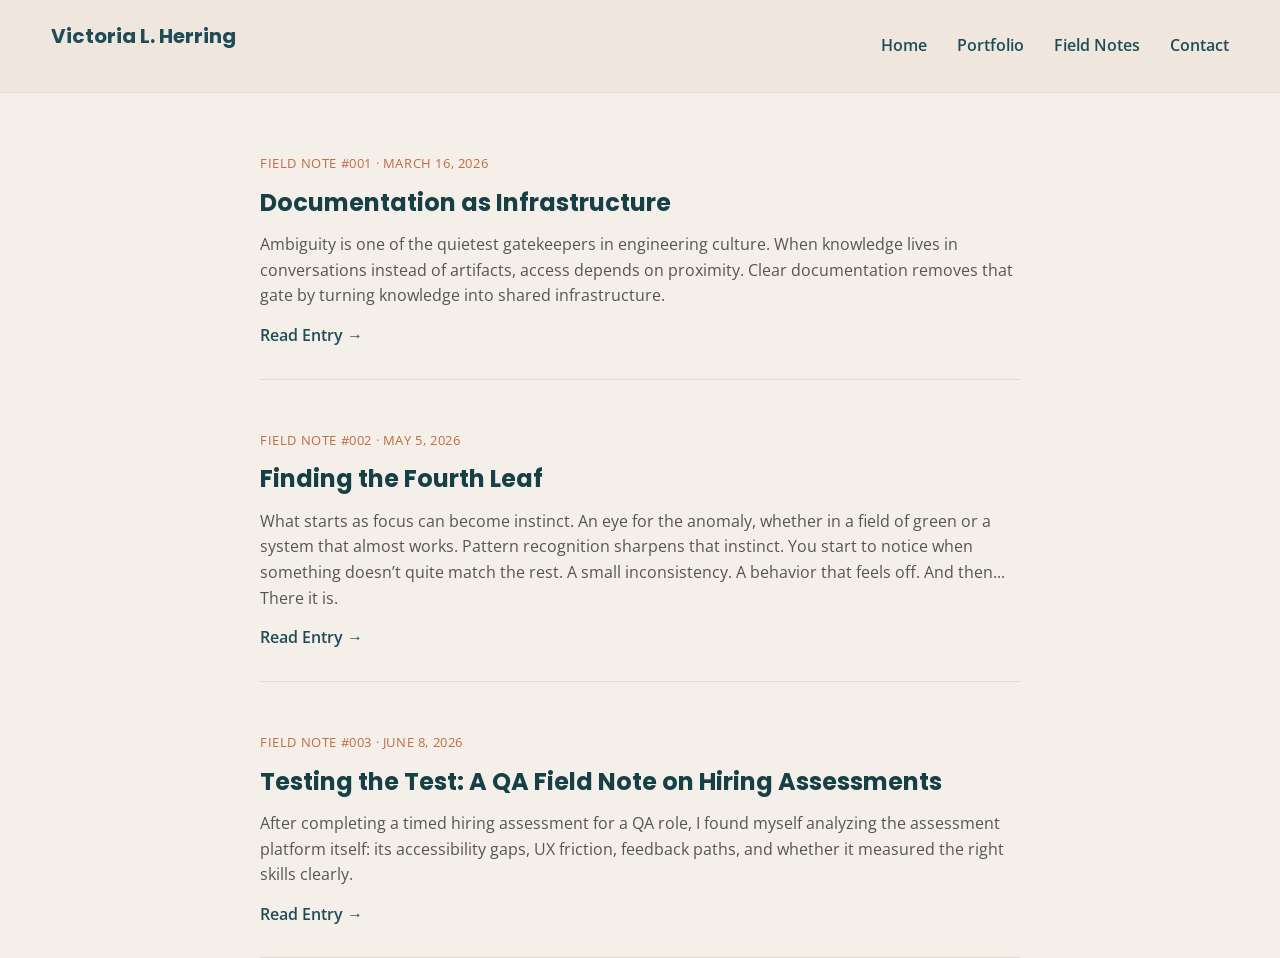
<file: blog.html>
<!DOCTYPE html>
<html lang="en">

<head>

<meta charset="UTF-8">
<meta name="viewport" content="width=device-width, initial-scale=1.0">

<title>Field Notes | Victoria L. Herring</title>

<link href="https://fonts.googleapis.com/css2?family=Poppins:wght@400;600&family=Open+Sans:wght@300;400;600&display=swap" rel="stylesheet">

<link rel="stylesheet" href="css/style.css">

</head>

<body>

<header class="main-nav">
  <nav class="container nav-flex">

    <h2 class="logo">Victoria L. Herring</h2>

    <ul class="nav-links">
      <li><a href="index.html">Home</a></li>
      <li><a href="index.html#portfolio">Portfolio</a></li>
      <li><a href="blog.html">Field Notes</a></li>
      <li><a href="index.html#contact">Contact</a></li>
    </ul>

  </nav>
</header>


<div class="field-notes">

<article class="note-entry">

<span class="note-date">Field Note #001 · March 16, 2026</span>

<h3>Documentation as Infrastructure</h3>

<p>
Ambiguity is one of the quietest gatekeepers in engineering culture.
When knowledge lives in conversations instead of artifacts, access depends on proximity.
Clear documentation removes that gate by turning knowledge into shared infrastructure.
</p>

<a href="posts/documentation-infrastructure.html">Read Entry →</a>

</article>

<article class="note-entry">

<span class="note-date">Field Note #002 · May 5, 2026</span>

<h3>Finding the Fourth Leaf</h3>

<p>
What starts as focus can become instinct. An eye for the anomaly, whether in a field of green or a system that almost works. Pattern recognition sharpens that instinct. You start to notice when something doesn’t quite match the rest. A small inconsistency. A behavior that feels off. And then...
There it is.
</p>

<a href="posts/finding-the-fourth-leaf.html">Read Entry →</a>

</article>

<article class="note-entry">

<span class="note-date">Field Note #003 · June 8, 2026</span>

<h3>Testing the Test: A QA Field Note on Hiring Assessments</h3>

<p>
After completing a timed hiring assessment for a QA role, I found myself analyzing the assessment platform itself: its accessibility gaps, UX friction, feedback paths, and whether it measured the right skills clearly.
</p>

<a href="posts/testing-the-test.html">Read Entry →</a>

</article>


</div>

</body>
</html>
</file>
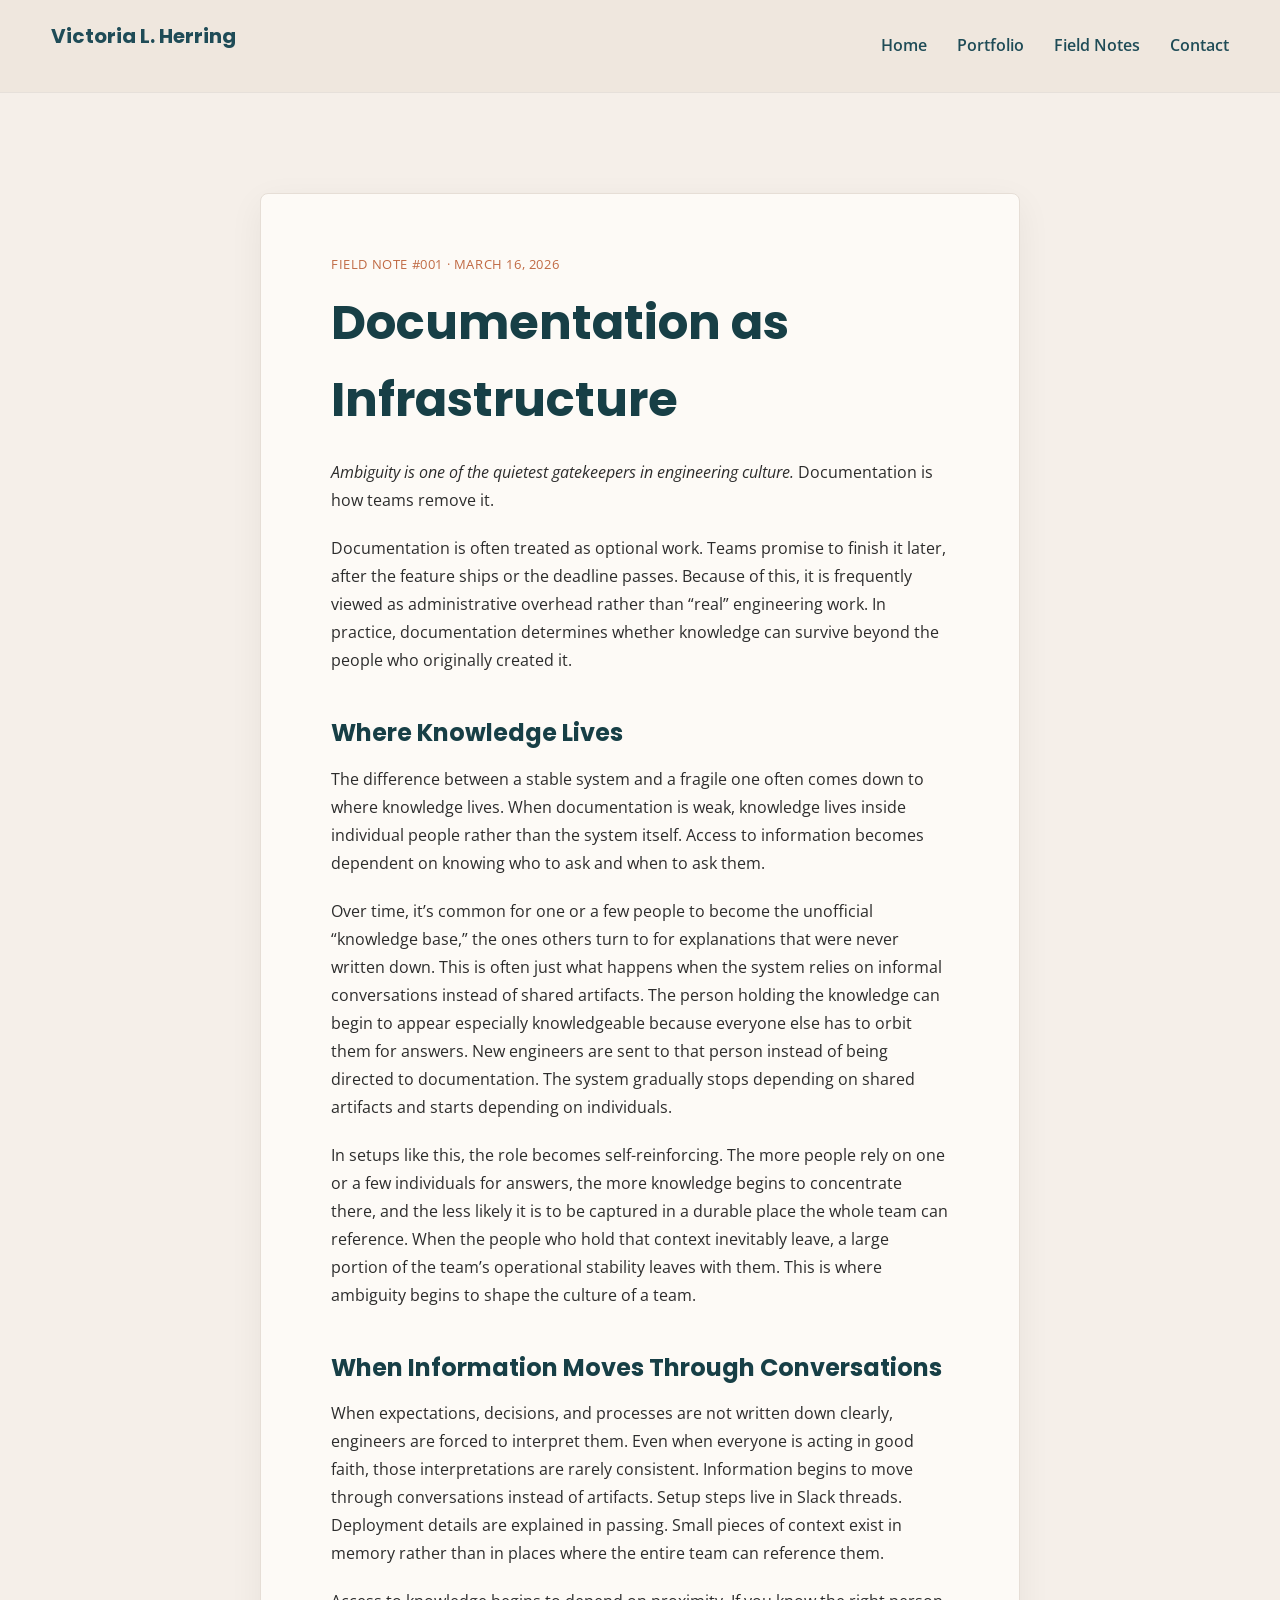
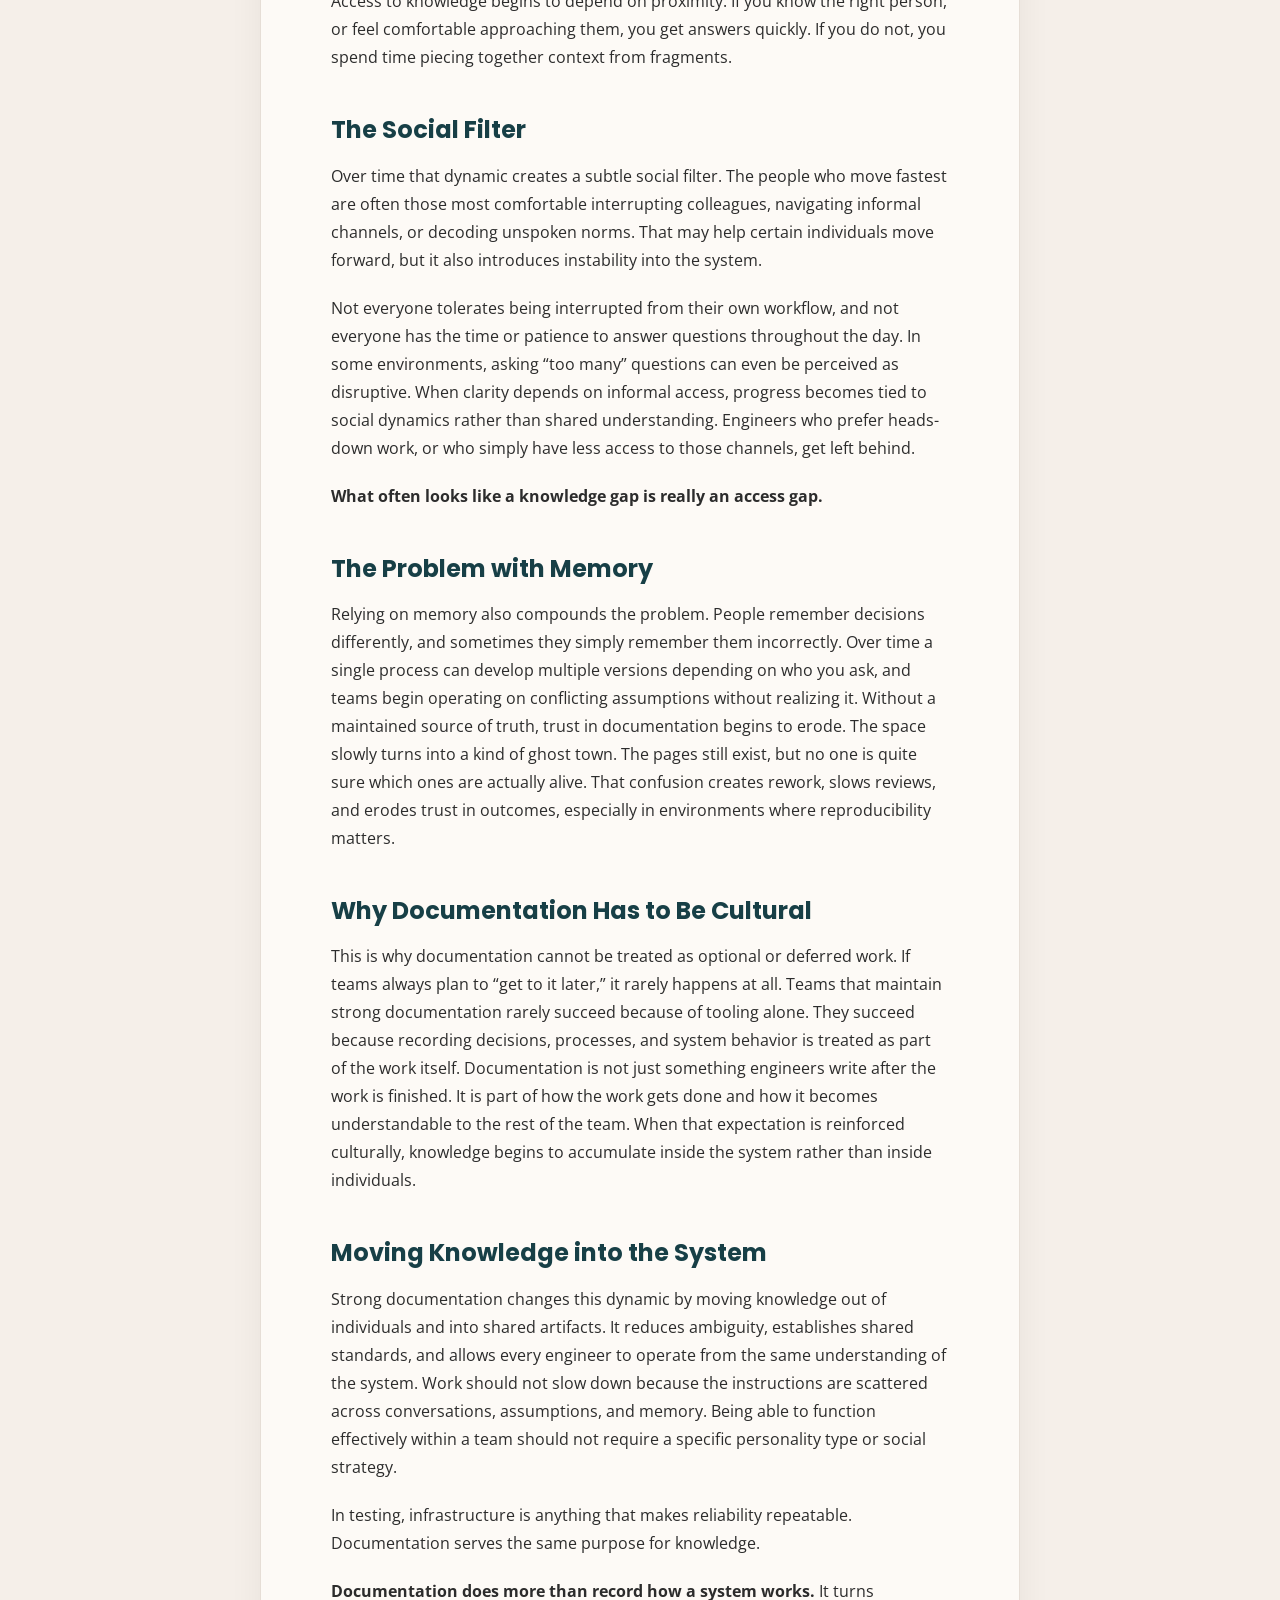
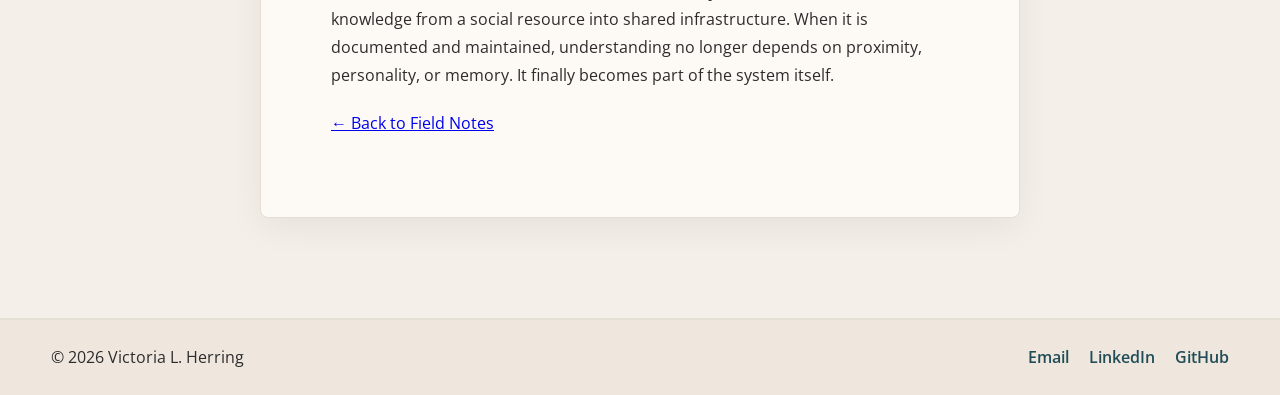
<file: posts/documentation-infrastructure.html>
<!DOCTYPE html>
<html lang="en">

<head>

<meta charset="UTF-8">
<meta name="viewport" content="width=device-width, initial-scale=1.0">

<title>Documentation as Infrastructure | Field Notes</title>

<link href="https://fonts.googleapis.com/css2?family=Poppins:wght@400;600&family=Open+Sans:wght@300;400;600&display=swap" rel="stylesheet">

<link rel="stylesheet" href="../css/style.css">

</head>

<body>

<header class="main-nav">
<nav class="container nav-flex">

<h2 class="logo">Victoria L. Herring</h2>

<ul class="nav-links">
<li><a href="../index.html">Home</a></li>
<li><a href="../index.html#portfolio">Portfolio</a></li>
<li><a href="../blog.html">Field Notes</a></li>
<li><a href="../index.html#contact">Contact</a></li>
</ul>

</nav>
</header>


<section class="article">

<div class="container article-container">

<span class="note-date">Field Note #001 · March 16, 2026</span>

<h1>Documentation as Infrastructure</h1>

<p class="article-intro">
    <em>Ambiguity is one of the quietest gatekeepers in engineering culture.</em>
    Documentation is how teams remove it.
</p>

<p>
    Documentation is often treated as optional work. Teams promise to finish 
    it later, after the feature ships or the deadline passes. Because of this, 
    it is frequently viewed as administrative overhead rather than “real” 
    engineering work. In practice, documentation determines whether knowledge 
    can survive beyond the people who originally created it.
</p>

<h2>Where Knowledge Lives</h2>

<p>
  The difference between a stable system and a fragile one often comes down to 
  where knowledge lives. When documentation is weak, knowledge lives inside 
  individual people rather than the system itself. Access to information becomes 
  dependent on knowing who to ask and when to ask them.
</p>

<p>
  Over time, it’s common for one or a few people to become the unofficial “knowledge base,” 
  the ones others turn to for explanations that were never written down. This is often 
  just what happens when the system relies on informal conversations instead of 
  shared artifacts. The person holding the knowledge can begin to appear especially 
  knowledgeable because everyone else has to orbit them for answers. New 
  engineers are sent to that person instead of being directed to documentation. 
  The system gradually stops depending on shared artifacts and starts depending 
  on individuals.
</p>

<p>
  In setups like this, the role becomes self-reinforcing. The more people rely on one 
  or a few individuals for answers, the more knowledge begins to concentrate there, and 
  the less likely it is to be captured in a durable place the whole team can reference. 
  When the people who hold that context inevitably leave, a large portion of the team’s 
  operational stability leaves with them. This is where ambiguity begins to shape the 
  culture of a team.
</p>

<h2>When Information Moves Through Conversations</h2>

<p>
    When expectations, decisions, and processes are not written down clearly, 
    engineers are forced to interpret them. Even when everyone is acting in good 
    faith, those interpretations are rarely consistent. Information begins to 
    move through conversations instead of artifacts. Setup steps live in Slack 
    threads. Deployment details are explained in passing. Small pieces of context 
    exist in memory rather than in places where the entire team can reference them.
</p>

<p>
    Access to knowledge begins to depend on proximity. If you know the right 
    person, or feel comfortable approaching them, you get answers quickly. If you 
    do not, you spend time piecing together context from fragments.
</p>

<h2>The Social Filter</h2>

<p>
    Over time that dynamic creates a subtle social filter. The people who move 
    fastest are often those most comfortable interrupting colleagues, navigating 
    informal channels, or decoding unspoken norms. That may help certain individuals 
    move forward, but it also introduces instability into the system.
</p>

<p>
    Not everyone tolerates being interrupted from their own workflow, and not everyone 
    has the time or patience to answer questions throughout the day. In some 
    environments, asking “too many” questions can even be perceived as disruptive. 
    When clarity depends on informal access, progress becomes tied to social dynamics 
    rather than shared understanding. Engineers who prefer heads-down work, or who 
    simply have less access to those channels, get left behind.   
</p>

<p><strong>
What often looks like a knowledge gap is really an access gap.
</strong></p>

<h2>The Problem with Memory</h2>

<p>
    Relying on memory also compounds the problem. People remember decisions differently, 
    and sometimes they simply remember them incorrectly. Over time a single process can develop multiple 
    versions depending on who you ask, and teams begin operating on conflicting assumptions without 
    realizing it. Without a maintained source of truth, trust in documentation begins to erode. The 
    space slowly turns into a kind of ghost town. The pages still exist, but no one is quite sure 
    which ones are actually alive. That confusion creates rework, slows reviews, and erodes trust in 
    outcomes, especially in environments where reproducibility matters.
</p>

<h2>Why Documentation Has to Be Cultural</h2>

<p>
    This is why documentation cannot be treated as optional or deferred work. If teams always plan 
    to “get to it later,” it rarely happens at all. Teams that maintain strong documentation rarely 
    succeed because of tooling alone. They succeed because recording decisions, processes, and system 
    behavior is treated as part of the work itself. Documentation is not just something engineers write 
    after the work is finished. It is part of how the work gets done and how it becomes understandable 
    to the rest of the team. When that expectation is reinforced culturally, knowledge begins to 
    accumulate inside the system rather than inside individuals.
</p>

<h2>Moving Knowledge into the System</h2>

<p>
    Strong documentation changes this dynamic by moving knowledge out of individuals 
    and into shared artifacts. It reduces ambiguity, establishes shared standards, 
    and allows every engineer to operate from the same understanding of the system. 
    Work should not slow down because the instructions are scattered across 
    conversations, assumptions, and memory. Being able to function effectively within 
    a team should not require a specific personality type or social strategy.
</p>

<p>
    In testing, infrastructure is anything that makes reliability repeatable. 
    Documentation serves the same purpose for knowledge.
</p>

<p>
    <strong>Documentation does more than record how a system works.</strong> It turns knowledge 
    from a social resource into shared infrastructure. When it is documented and maintained, 
    understanding no longer depends on proximity, personality, or memory. It finally 
    becomes part of the system itself.
</p>

<p>
<a href="../blog.html">← Back to Field Notes</a>
</p>

</div>

</section>


<footer class="site-footer">

<div class="container footer-flex">

<p>© 2026 Victoria L. Herring</p>

<div class="footer-links">
<a href="mailto:Hello.VictoriaHerring@gmail.com">Email</a>
<a href="https://linkedin.com/in/victorialherring" target="_blank">LinkedIn</a>
<a href="https://github.com/victorialherring" target="_blank">GitHub</a>
</div>

</div>

</footer>

</body>
</html>
</file>
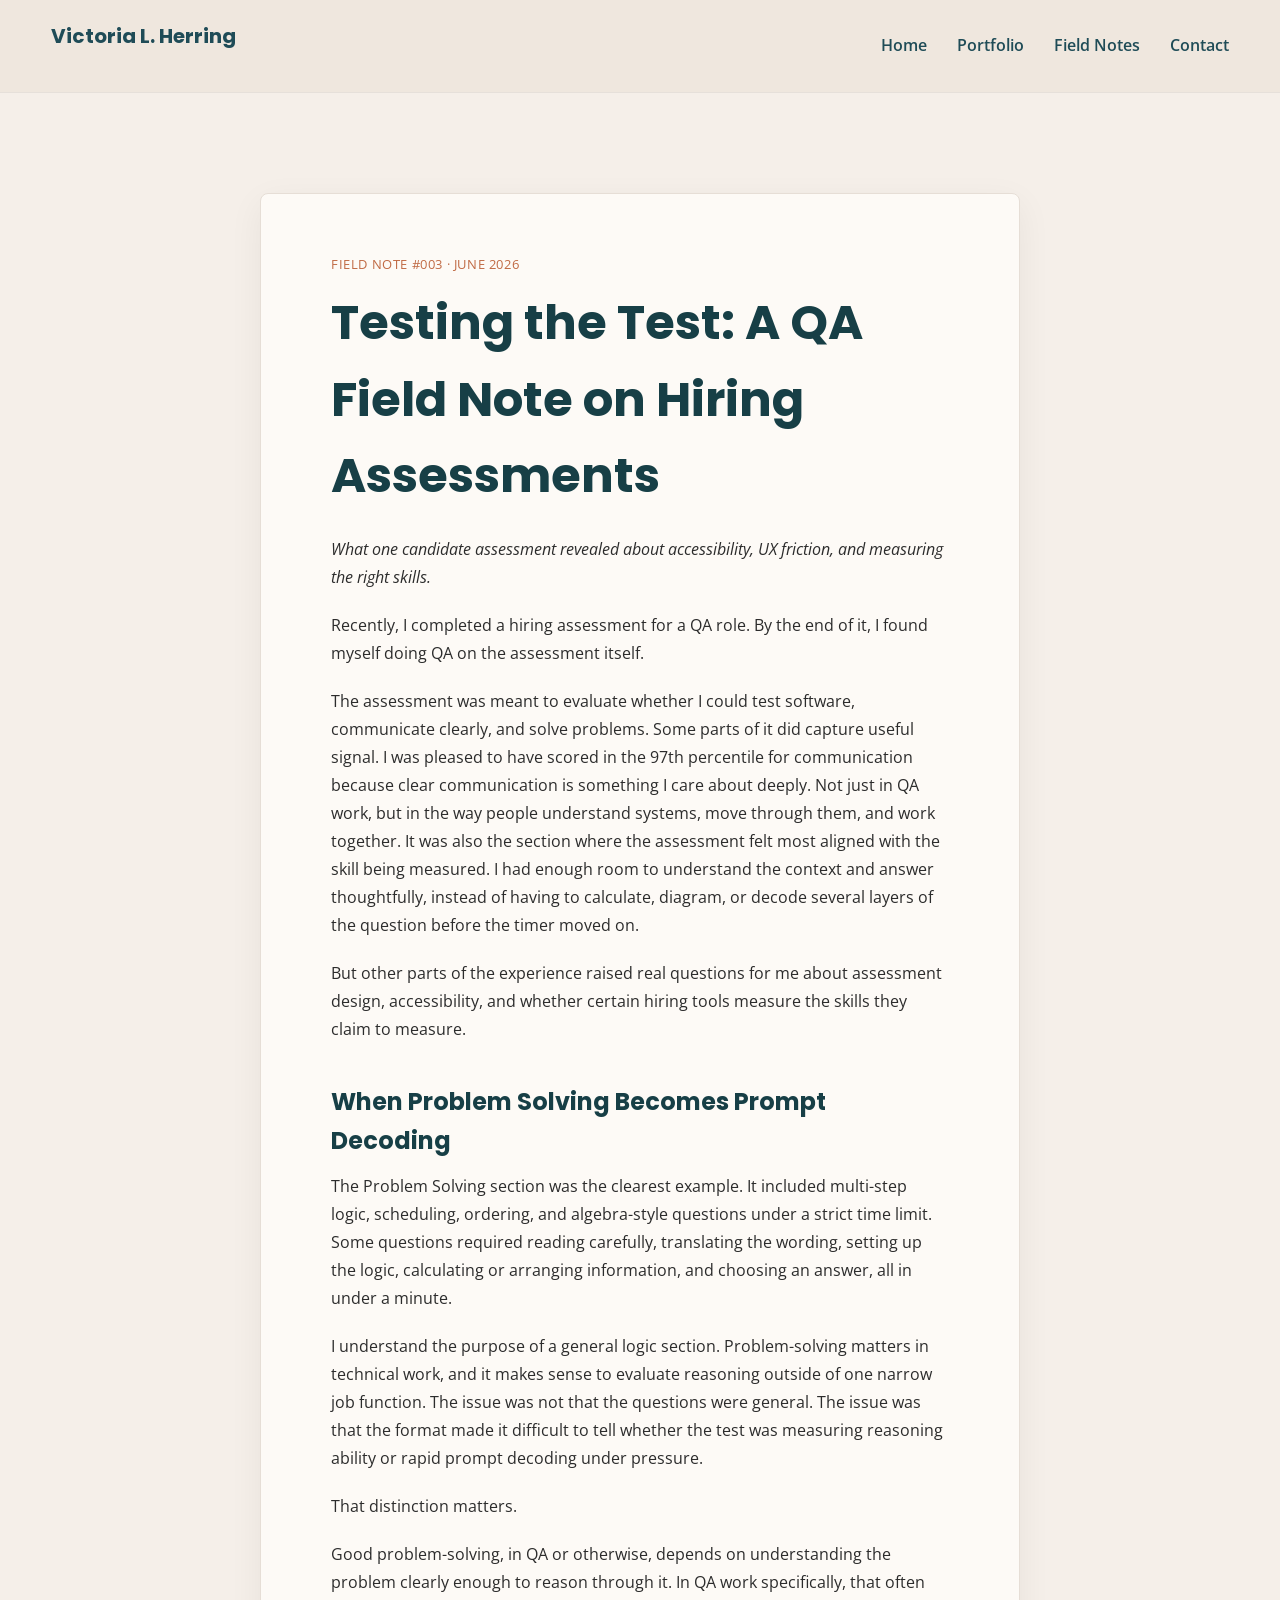
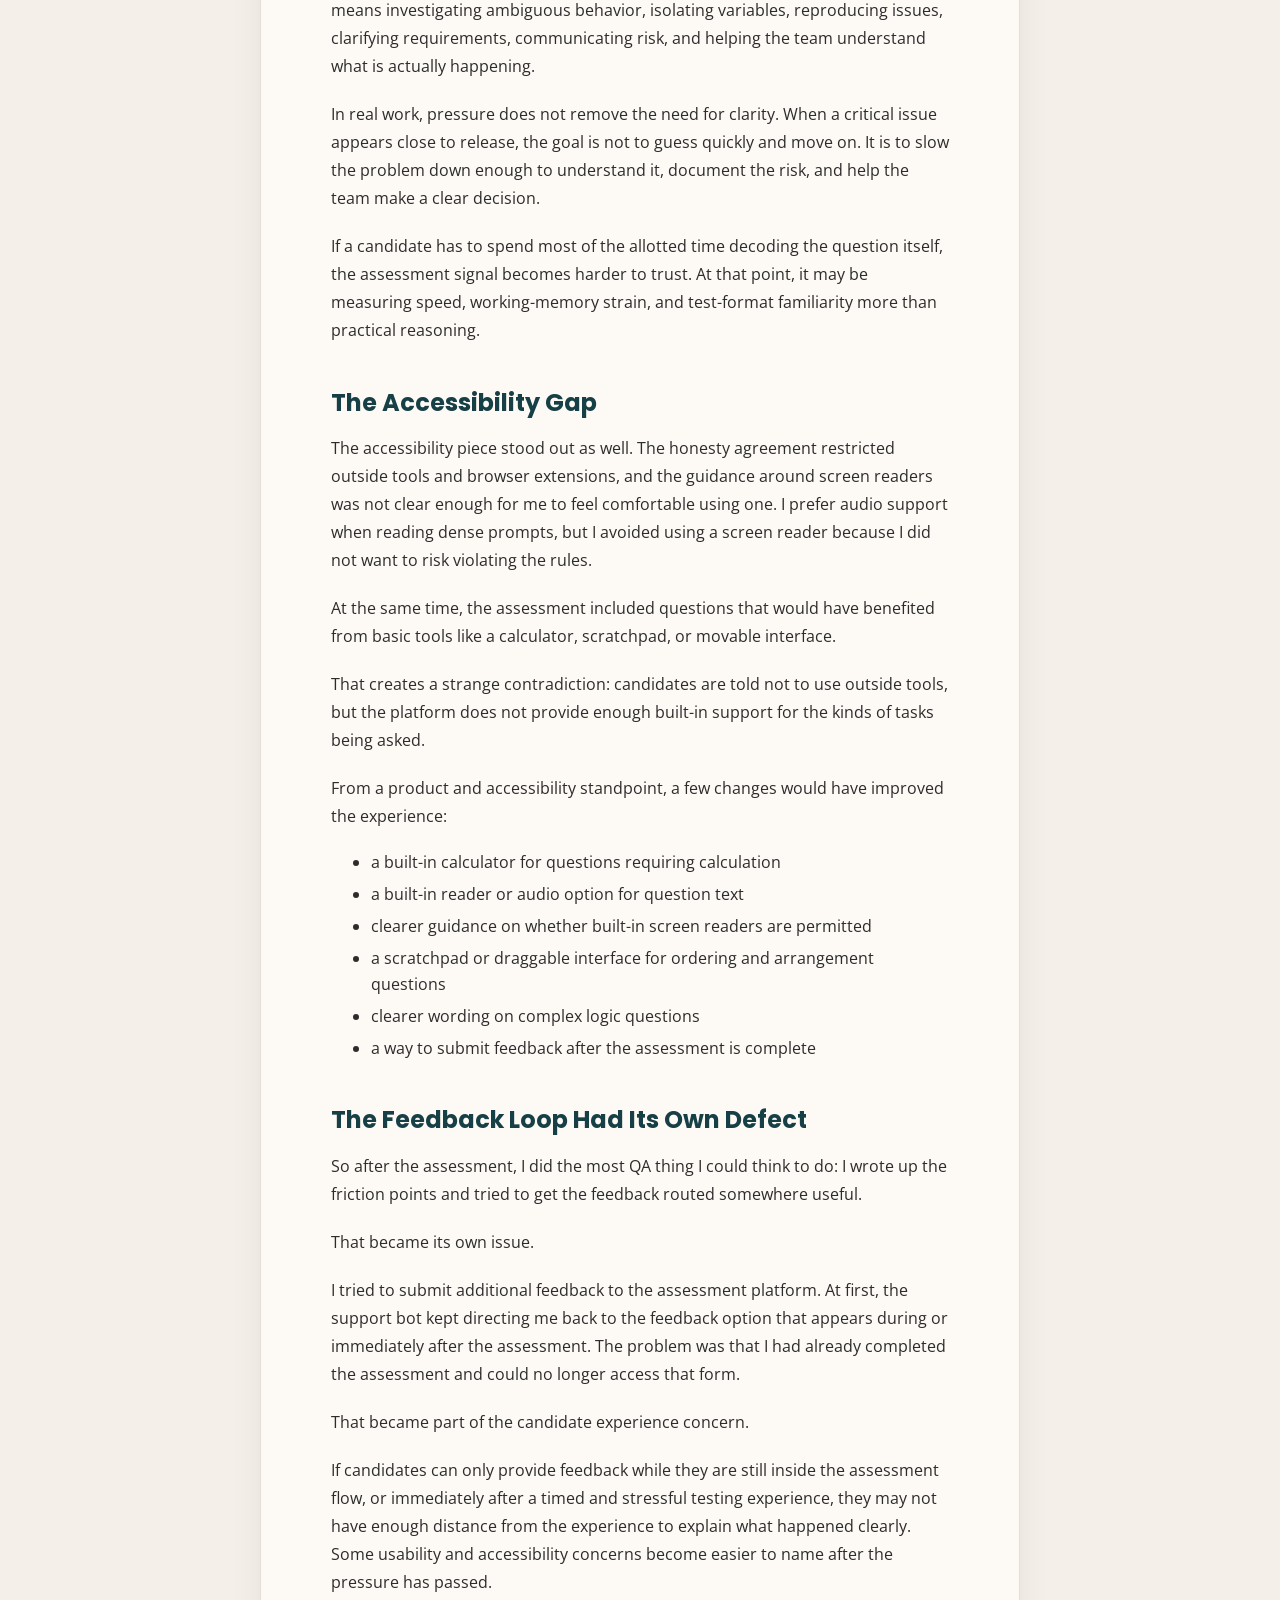
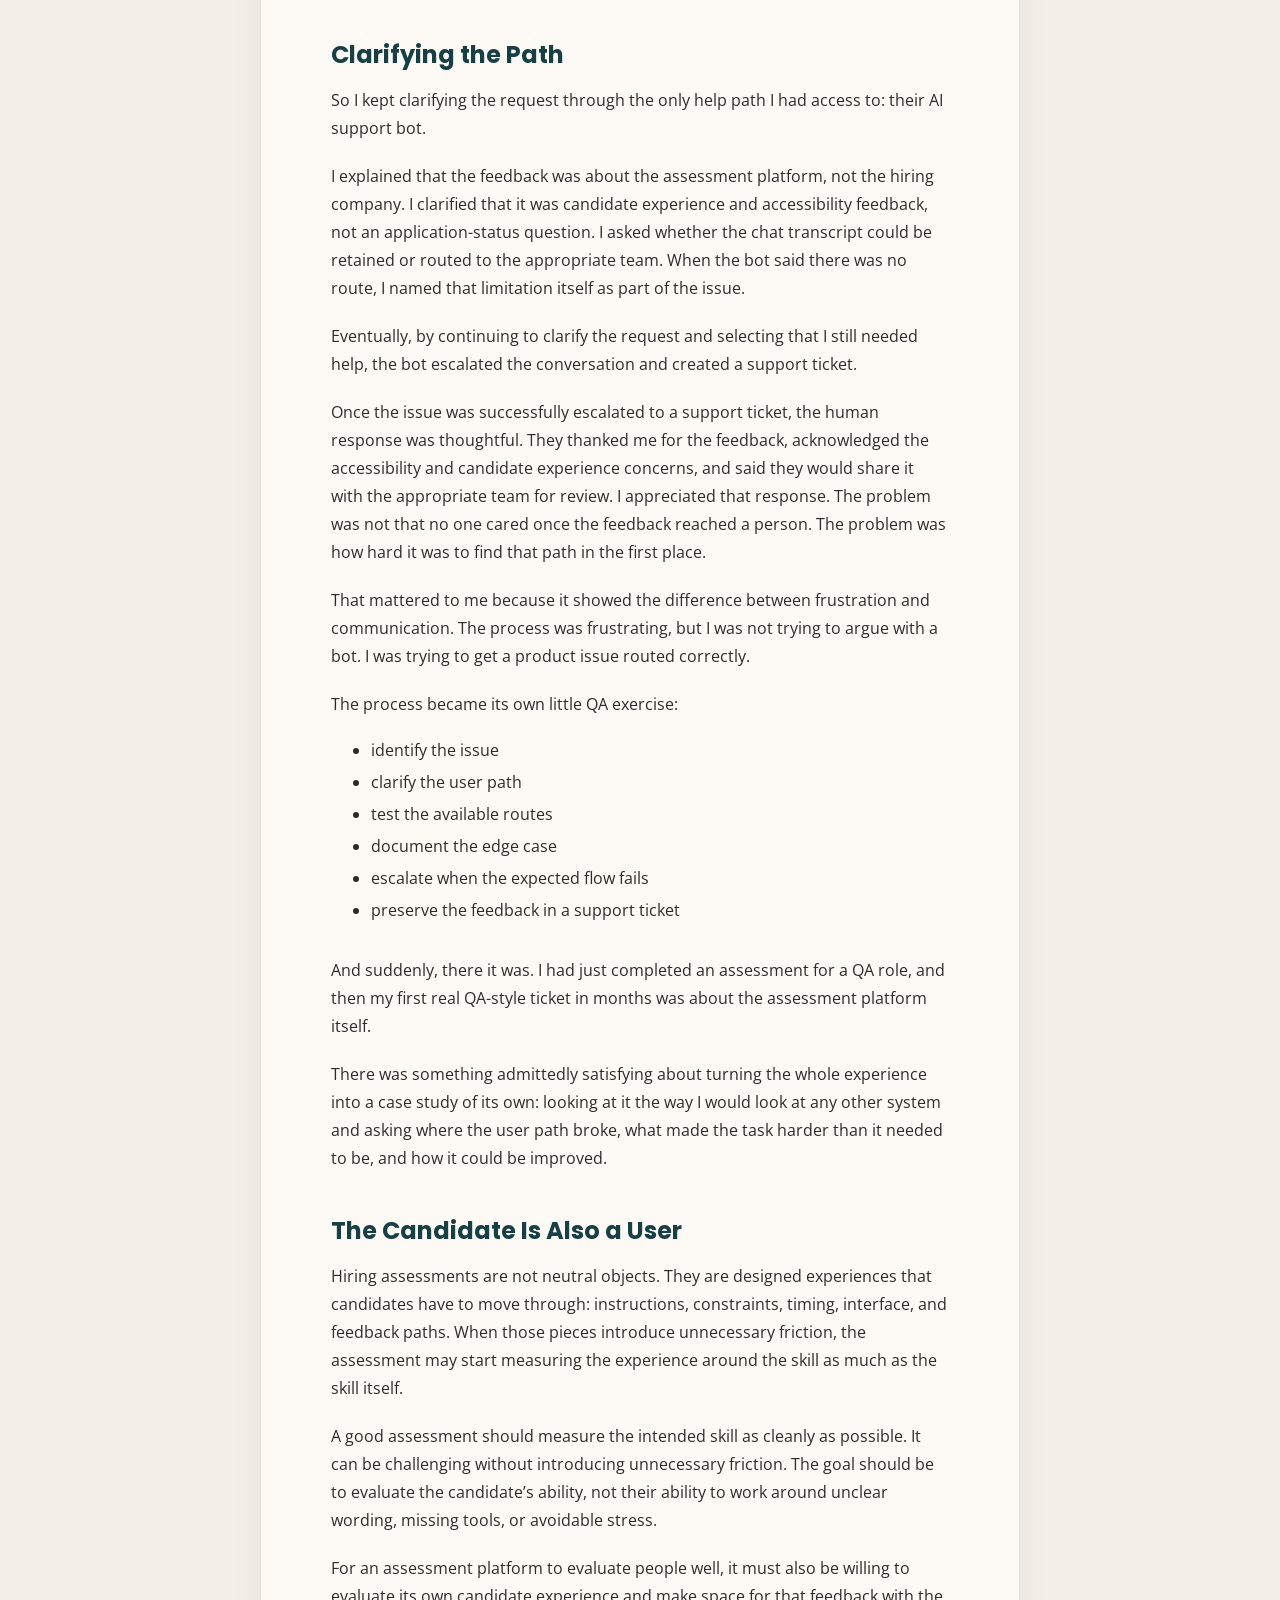
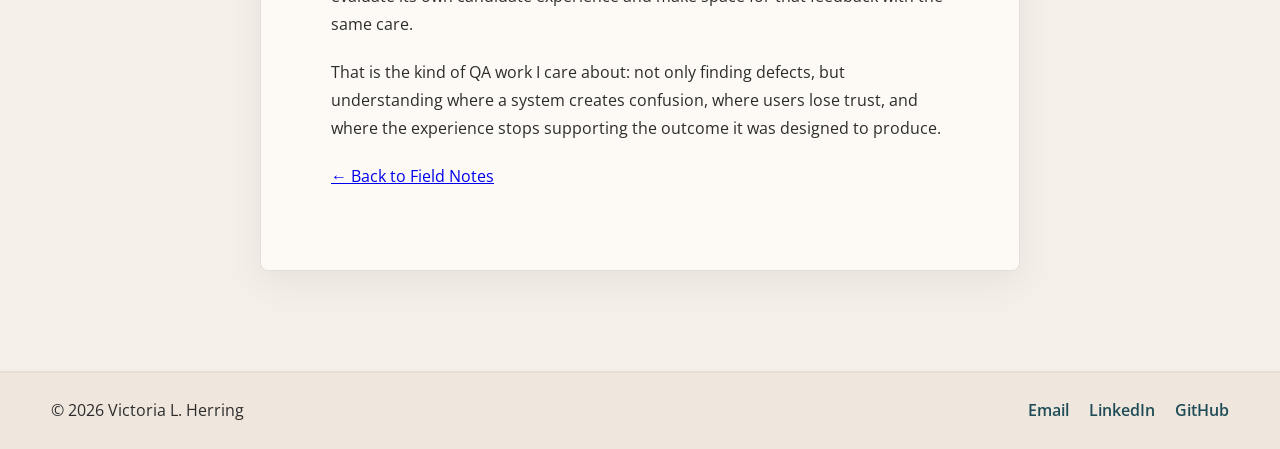
<file: posts/testing-the-test.html>
<!DOCTYPE html>
<html lang="en">

<head>

<meta charset="UTF-8">
<meta name="viewport" content="width=device-width, initial-scale=1.0">

<title>Testing the Test: A QA Field Note on Hiring Assessments | Field Notes</title>

<link href="https://fonts.googleapis.com/css2?family=Poppins:wght@400;600&family=Open+Sans:wght@300;400;600&display=swap" rel="stylesheet">

<link rel="stylesheet" href="../css/style.css">

</head>

<body>

<header class="main-nav">
<nav class="container nav-flex">

<h2 class="logo">Victoria L. Herring</h2>

<ul class="nav-links">
<li><a href="../index.html">Home</a></li>
<li><a href="../index.html#portfolio">Portfolio</a></li>
<li><a href="../blog.html">Field Notes</a></li>
<li><a href="../index.html#contact">Contact</a></li>
</ul>

</nav>
</header>


<section class="article">

<div class="container article-container">

<span class="note-date">Field Note #003 · June 2026</span>

<h1>Testing the Test: A QA Field Note on Hiring Assessments</h1>

<p class="article-intro">
    <em>What one candidate assessment revealed about accessibility, UX friction, and measuring the right skills.</em>
</p>

<p>
    Recently, I completed a hiring assessment for a QA role. By the end of it, I found 
    myself doing QA on the assessment itself.
</p>

<p>
    The assessment was meant to evaluate whether I could test software, communicate 
    clearly, and solve problems. Some parts of it did capture useful signal. I was 
    pleased to have scored in the 97th percentile for communication because clear 
    communication is something I care about deeply. Not just in QA work, but in the 
    way people understand systems, move through them, and work together. It was also 
    the section where the assessment felt most aligned with the skill being measured. 
    I had enough room to understand the context and answer thoughtfully, instead of 
    having to calculate, diagram, or decode several layers of the question before the 
    timer moved on.
</p>

<p>
    But other parts of the experience raised real questions for me about assessment 
    design, accessibility, and whether certain hiring tools measure the skills they 
    claim to measure.
</p>

<h2>When Problem Solving Becomes Prompt Decoding</h2>

<p>
    The Problem Solving section was the clearest example. It included multi-step 
    logic, scheduling, ordering, and algebra-style questions under a strict time 
    limit. Some questions required reading carefully, translating the wording, 
    setting up the logic, calculating or arranging information, and choosing an 
    answer, all in under a minute.
</p>

<p>
    I understand the purpose of a general logic section. Problem-solving matters in 
    technical work, and it makes sense to evaluate reasoning outside of one narrow 
    job function. The issue was not that the questions were general. The issue was 
    that the format made it difficult to tell whether the test was measuring 
    reasoning ability or rapid prompt decoding under pressure.
</p>

<p>
    That distinction matters.
</p>

<p>
    Good problem-solving, in QA or otherwise, depends on understanding the problem 
    clearly enough to reason through it. In QA work specifically, that often means 
    investigating ambiguous behavior, isolating variables, reproducing issues, 
    clarifying requirements, communicating risk, and helping the team understand 
    what is actually happening.
</p>

<p>
    In real work, pressure does not remove the need for clarity. When a critical 
    issue appears close to release, the goal is not to guess quickly and move on. 
    It is to slow the problem down enough to understand it, document the risk, and 
    help the team make a clear decision.
</p>

<p>
    If a candidate has to spend most of the allotted time decoding the question 
    itself, the assessment signal becomes harder to trust. At that point, it may be 
    measuring speed, working-memory strain, and test-format familiarity more than 
    practical reasoning.
</p>

<h2>The Accessibility Gap</h2>

<p>
    The accessibility piece stood out as well. The honesty agreement restricted 
    outside tools and browser extensions, and the guidance around screen readers was 
    not clear enough for me to feel comfortable using one. I prefer audio support 
    when reading dense prompts, but I avoided using a screen reader because I did not 
    want to risk violating the rules.
</p>

<p>
    At the same time, the assessment included questions that would have benefited 
    from basic tools like a calculator, scratchpad, or movable interface.
</p>

<p>
    That creates a strange contradiction: candidates are told not to use outside 
    tools, but the platform does not provide enough built-in support for the kinds 
    of tasks being asked.
</p>

<p>
    From a product and accessibility standpoint, a few changes would have improved 
    the experience:
</p>

<ul>
<li>a built-in calculator for questions requiring calculation</li>
<li>a built-in reader or audio option for question text</li>
<li>clearer guidance on whether built-in screen readers are permitted</li>
<li>a scratchpad or draggable interface for ordering and arrangement questions</li>
<li>clearer wording on complex logic questions</li>
<li>a way to submit feedback after the assessment is complete</li>
</ul>

<h2>The Feedback Loop Had Its Own Defect</h2>

<p>
    So after the assessment, I did the most QA thing I could think to do: I wrote up 
    the friction points and tried to get the feedback routed somewhere useful.
</p>

<p>
    That became its own issue.
</p>

<p>
    I tried to submit additional feedback to the assessment platform. At first, the 
    support bot kept directing me back to the feedback option that appears during or 
    immediately after the assessment. The problem was that I had already completed 
    the assessment and could no longer access that form.
</p>

<p>
    That became part of the candidate experience concern.
</p>

<p>
    If candidates can only provide feedback while they are still inside the 
    assessment flow, or immediately after a timed and stressful testing experience, 
    they may not have enough distance from the experience to explain what happened 
    clearly. Some usability and accessibility concerns become easier to name after 
    the pressure has passed.
</p>

<h2>Clarifying the Path</h2>

<p>
    So I kept clarifying the request through the only help path I had access to: 
    their AI support bot.
</p>

<p>
    I explained that the feedback was about the assessment platform, not the hiring 
    company. I clarified that it was candidate experience and accessibility feedback, 
    not an application-status question. I asked whether the chat transcript could be 
    retained or routed to the appropriate team. When the bot said there was no route, 
    I named that limitation itself as part of the issue.
</p>

<p>
    Eventually, by continuing to clarify the request and selecting that I still 
    needed help, the bot escalated the conversation and created a support ticket.
</p>

<p>
    Once the issue was successfully escalated to a support ticket, the human response 
    was thoughtful. They thanked me for the feedback, acknowledged the accessibility 
    and candidate experience concerns, and said they would share it with the 
    appropriate team for review. I appreciated that response. The problem was not 
    that no one cared once the feedback reached a person. The problem was how hard it 
    was to find that path in the first place.
</p>

<p>
    That mattered to me because it showed the difference between frustration and 
    communication. The process was frustrating, but I was not trying to argue with a 
    bot. I was trying to get a product issue routed correctly.
</p>

<p>
    The process became its own little QA exercise:
</p>

<ul>
<li>identify the issue</li>
<li>clarify the user path</li>
<li>test the available routes</li>
<li>document the edge case</li>
<li>escalate when the expected flow fails</li>
<li>preserve the feedback in a support ticket</li>
</ul>

<p>
    And suddenly, there it was. I had just completed an assessment for a QA role, and 
    then my first real QA-style ticket in months was about the assessment platform 
    itself.
</p>

<p>
    There was something admittedly satisfying about turning the whole experience into 
    a case study of its own: looking at it the way I would look at any other system 
    and asking where the user path broke, what made the task harder than it needed to 
    be, and how it could be improved.
</p>

<h2>The Candidate Is Also a User</h2>

<p>
    Hiring assessments are not neutral objects. They are designed experiences that 
    candidates have to move through: instructions, constraints, timing, interface, 
    and feedback paths. When those pieces introduce unnecessary friction, the 
    assessment may start measuring the experience around the skill as much as the 
    skill itself.
</p>

<p>
    A good assessment should measure the intended skill as cleanly as possible. It 
    can be challenging without introducing unnecessary friction. The goal should be 
    to evaluate the candidate’s ability, not their ability to work around unclear 
    wording, missing tools, or avoidable stress.
</p>

<p>
    For an assessment platform to evaluate people well, it must also be willing to 
    evaluate its own candidate experience and make space for that feedback with the 
    same care.
</p>

<p>
    That is the kind of QA work I care about: not only finding defects, but 
    understanding where a system creates confusion, where users lose trust, and 
    where the experience stops supporting the outcome it was designed to produce.
</p>

<p>
<a href="../blog.html">← Back to Field Notes</a>
</p>

</div>

</section>


<footer class="site-footer">

<div class="container footer-flex">

<p>© 2026 Victoria L. Herring</p>

<div class="footer-links">
<a href="mailto:Hello.VictoriaHerring@gmail.com">Email</a>
<a href="https://linkedin.com/in/victorialherring" target="_blank">LinkedIn</a>
<a href="https://github.com/victorialherring" target="_blank">GitHub</a>
</div>

</div>

</footer>

</body>
</html>
</file>
<file: css/style.css>
﻿/* =========================
GLOBAL
========================= */

*{
margin:0;
padding:0;
box-sizing:border-box;
}

body{

font-family:'Open Sans',sans-serif;

background:#f5efe9;

color:#2c2c2c;

line-height:1.6;

}

/* Container */

.container{
width:92%;
max-width:1280px;
margin:auto;
}


/* =========================
HEADINGS
========================= */

h1,h2,h3,h4{

font-family:'Poppins',sans-serif;
color:#173f46;

}

h1{

font-size:48px;
margin-bottom:10px;

}

h2{

font-size:34px;
margin-bottom:20px;

}

h3{

font-size:22px;

}

.section-sub{

color:#6a6a6a;
margin-bottom:40px;

}

section{
border-bottom:1px solid #e6ddd3;
}


/* =========================
NAVIGATION
========================= */

.main-nav{

background:#efe7de;

border-bottom:1px solid #e6e0da;

padding:20px 0;

position:sticky;
top:0;
z-index:1000;

}

.nav-flex{

display:flex;
justify-content:space-between;
align-items:center;

}

.logo{

font-size:20px;
font-weight:700;
color:#1f4c57;

}

.nav-links{

list-style:none;
display:flex;
gap:30px;

}

.nav-links a{

text-decoration:none;
font-weight:600;
color:#1f4c57;

transition:.2s;

}

.nav-links a:hover{
color:#c06a44;
border-bottom:2px solid #c06a44;
}

/* =========================
HERO
========================= */

.hero{
padding:90px 0;

background:linear-gradient(
    180deg,
    #f5efe9 0%,
    #e9dccd 100%
);
}

.hero-grid{

display:grid;

grid-template-columns:1fr 1fr;

gap:60px;

align-items:center;

}

.hero-role{

color:#1f4c57;

margin:12px 0 20px 0;

font-weight:600;

}

.hero-text p{

margin-bottom:15px;

color:#444;

}

.hero-buttons{

margin-top:25px;

display:flex;

gap:15px;

}

.hero-image img{
width:100%;
max-width:460px;
border-radius:8px;
box-shadow:0 10px 35px rgba(0,0,0,.08);
}


/* =========================
BUTTONS
========================= */

.btn-primary{

background:#1f4c57;

color:white;

padding:12px 22px;

border-radius:6px;

text-decoration:none;

font-weight:600;

display:inline-block;

transition:.2s;

}

.btn-primary:hover{

background:#173a42;

transform:translateY(-1px);

}

.btn-secondary{

border:2px solid #c06a44;

color:#c06a44;

padding:10px 20px;

border-radius:6px;

text-decoration:none;

font-weight:600;

transition:.2s;

}

.btn-secondary:hover{

background:#c06a44;

color:white;

}


/* =========================
ABOUT
========================= */

.about-section{

padding:90px 0;

background:#efe7de;

}

.about-grid{

display:grid;

grid-template-columns:1fr 1fr;

gap:60px;

}

.about-grid{
grid-template-columns:1fr 1fr;
gap:60px;
}

.about-left p{

margin-bottom:20px;

}

.about-left img{
width:100%;
max-width:320px;
border-radius:6px;
box-shadow:0 8px 30px rgba(0,0,0,.07);
}

.about-right{

display:flex;
align-items:center;

}

.info-grid{

display:grid;

grid-template-columns:1fr 1fr;

gap:20px;

}

.info-grid h4{

font-size:14px;

color:#c06a44;

margin-bottom:5px;

letter-spacing:.5px;

text-transform:uppercase;

}

.info-grid p{

font-weight:600;

color:#173f46;

}


/* =========================
PORTFOLIO
========================= */

.portfolio{

padding:100px 0;

}

.portfolio-grid{

display:grid;

grid-template-columns:1fr 1fr;

gap:35px;

margin-top:40px;

}

.portfolio-card{
background:#faf6f1;
border:1px solid #e3d9cf;
padding:32px;
border-radius:10px;
border:1px solid #e8e2db;
transition:.25s;

display:flex;
flex-direction:column;
}

.portfolio-card:hover{
transform:translateY(-6px);
box-shadow:0 16px 40px rgba(0,0,0,.08);
}

.portfolio-card h3{

margin-bottom:14px;

}

.portfolio-card p{
margin-bottom:22px;
color:#555;
line-height:1.6;
}

.tech-tags{

display:flex;

flex-wrap:wrap;

gap:10px;

margin-bottom:25px;

}

.tech-tags span{
background:#edf4f6;
color:#1f4c57;
padding:7px 12px;
border-radius:5px;
font-size:12px;
font-weight:600;
letter-spacing:.2px;
}

.portfolio-card .btn-primary{
margin-top:auto;
align-self:flex-start;
}

.project-preview{
width:100%;
border-radius:8px;
margin-bottom:22px;

border:1px solid #e2d8ce;

box-shadow:
0 4px 12px rgba(0,0,0,0.05),
0 10px 30px rgba(0,0,0,0.04);

transition:.25s ease;
}

.portfolio-card:hover .project-preview{
transform:scale(1.03);
}


/* =========================
CONTACT
========================= */

.contact{
padding:100px 0;
background:#efe7de;
}

.contact-wrapper{
max-width:600px;
margin:auto;
}

.contact-links{
margin-top:30px;
display:grid;
gap:20px;
}

.contact-item h4{
font-size:14px;
color:#c06a44;
margin-bottom:5px;
text-transform:uppercase;
letter-spacing:.5px;
}

.contact-item a{
font-weight:600;
color:#1f4c57;
text-decoration:none;
}

.contact-item a:hover{
color:#c06a44;
}


/* =========================
FOOTER
========================= */

footer{

padding:25px 0;

border-top:1px solid #e6e0da;

background:#efe7de;

}

.footer-flex{

display:flex;

justify-content:space-between;

align-items:center;

}

.footer-links{

display:flex;

gap:20px;

}

.footer-links a{

text-decoration:none;

color:#1f4c57;

font-weight:600;

}

.footer-links a:hover{

color:#c06a44;

}

/* RESUME */

.resume-container{
display:grid;
grid-template-columns:1fr 1fr;
gap:60px;
margin-top:80px;
background:#faf6f1;
border:1px solid #e3d9cf;
padding:50px;
border-radius:10px;
box-shadow:0 8px 24px rgba(0,0,0,0.04);
margin-top:70px;
}

.resume-title{
font-size:26px;
margin-bottom:30px;
font-weight:600;
}

.resume-item{
margin-bottom:45px;
}

.resume-item h4{
font-size:18px;
margin-bottom:6px;
font-weight:600;
color:#173f46;
}

.resume-date{
font-size:14px;
color:#777;
display:block;
margin-bottom:10px;
}

/* .resume-button{
margin-top:20px;
display:inline-block;
} */

.about-left{
display:flex;
flex-direction:column;
}

.resume-button{
align-self:flex-start;
margin-top:20px;
}

/* SKILLS */

.skills-section{
margin-top:60px;
}

.skills-grid{
display:grid;
grid-template-columns:repeat(auto-fit,minmax(180px,1fr));
gap:12px;
margin-top:20px;
}

.skills-grid span{
background:#eef4f6;
padding:12px 16px;
border-radius:6px;
font-size:14px;
font-weight:500;
color:#1f4c57;
}

/* MOBILE */

@media (max-width:900px){

.hero-grid,
.about-grid,
.portfolio-grid,
.contact-grid,
.resume-container{

grid-template-columns:1fr;

}

.hero{
padding:60px 0;
}

h1{
font-size:36px;
line-height:1.2;
}

.nav-links{
gap:15px;
}

}

/* =========================
FIELD NOTES
========================= */


.field-notes{
max-width:760px;
margin:60px auto 0 auto;
display:flex;
flex-direction:column;
gap:50px;
}

.note-entry{
padding-bottom:30px;
border-bottom:1px solid #e3d9cf;
}

.note-date{
font-size:13px;
letter-spacing:.6px;
text-transform:uppercase;
color:#c06a44;
display:block;
margin-bottom:10px;
}

.note-entry h3{
margin-bottom:10px;
font-size:24px;
}

.note-entry p{
color:#555;
margin-bottom:14px;
line-height:1.6;
}

.note-entry a{
font-weight:600;
color:#1f4c57;
text-decoration:none;
}

.note-entry a:hover{
color:#c06a44;
}

.section-header h2::after{
content:"";
display:block;
width:60px;
height:2px;
background:#c06a44;
margin-top:12px;
}

.article-image-single {
    margin: 2rem 0;
    display: flex;
    justify-content: center;
}

.article-image-single img {
    width: 100%;
    max-width: 500px;
    border-radius: 6px;
    object-fit: cover;
}

/* =========================
ARTICLE
========================= */

.article{
padding:100px 0;
}

.article-container{
max-width:760px;
margin:auto;
background:#fdfaf6;
padding:60px 70px;
border-radius:8px;
box-shadow:0 10px 35px rgba(0,0,0,.06);
border:1px solid #e6ded6;
}

.article-container h1{
margin-bottom:20px;
}
.article-container p{
margin-bottom:20px;
line-height:1.75;
font-size:16px;
color:#2c2c2c;
}

.article-container h2{
margin-top:40px;
margin-bottom:12px;
font-size:24px;
color:#173f46;
}

.article-intro{
font-size:18px;
color:#444;
margin-bottom:30px;
}

.section-label{
display:block;
font-size:12px;
letter-spacing:1.5px;
text-transform:uppercase;
color:#c06a44;
margin-bottom:6px;
font-weight:600;
}

.article-container ul {
  margin: 1rem 0 2rem 1.5rem;
  padding-left: 1rem;
}

.article-container li {
  margin-bottom: 0.4rem;
  line-height: 1.6;
}
</file>
